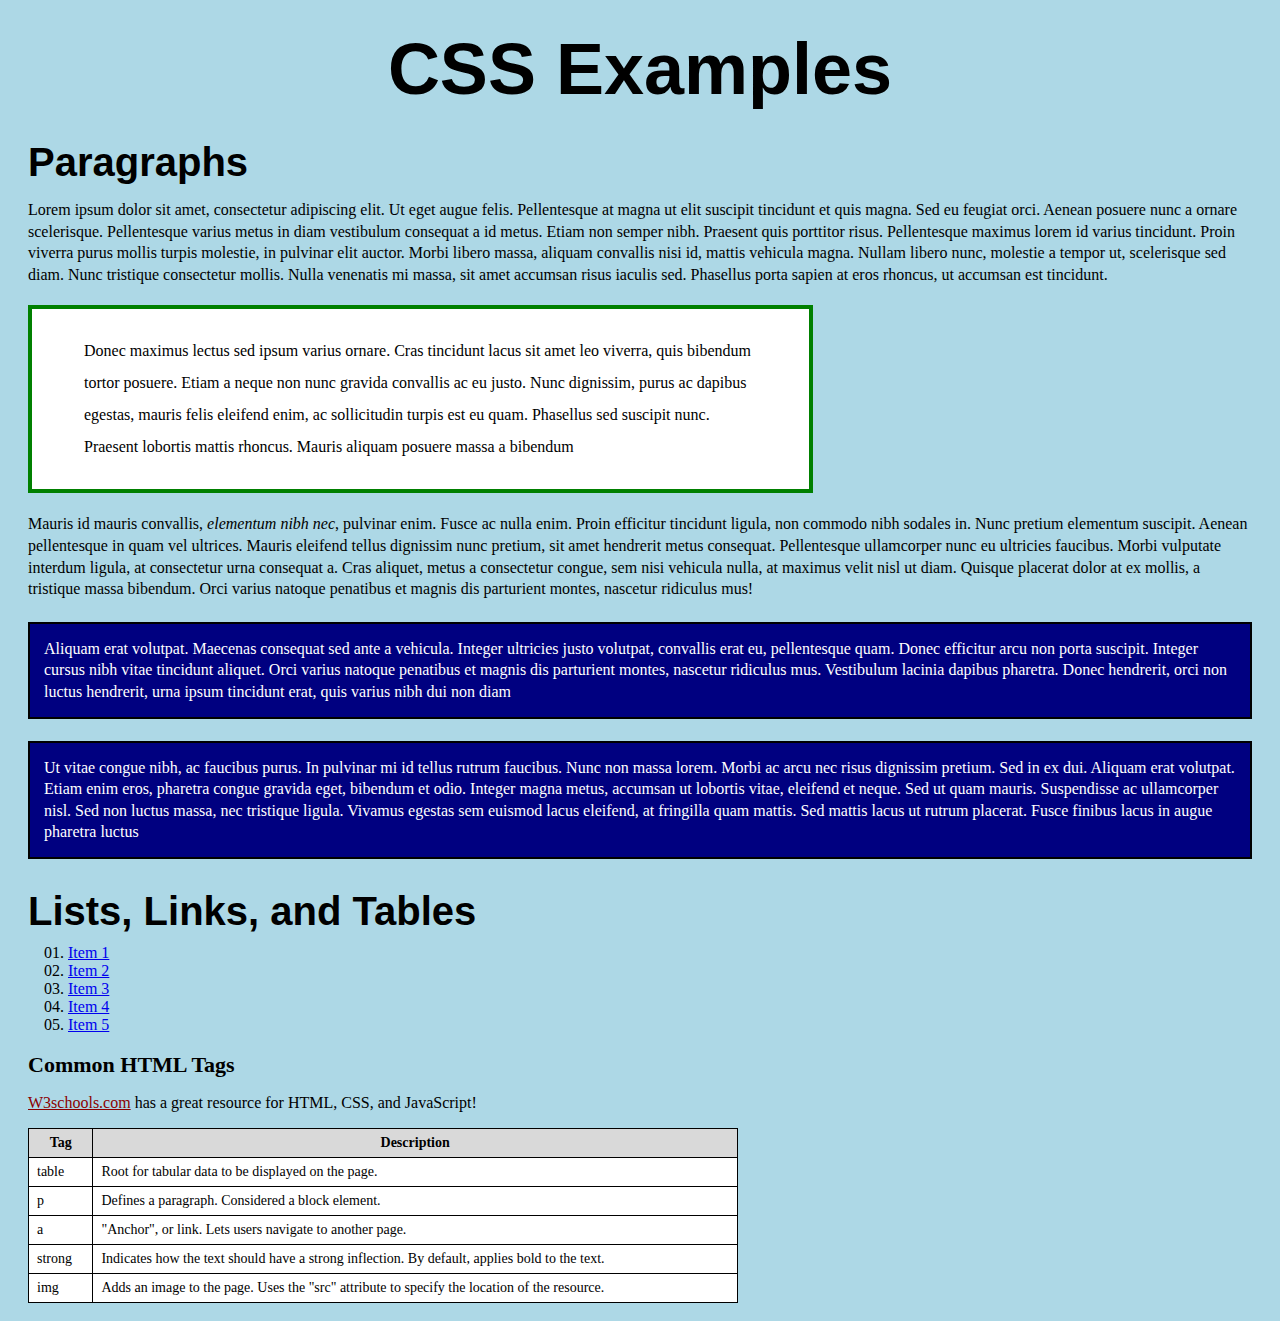
<file: assignment3/index.html>
<!DOCTYPE html>

<html lang="en">
	<head>
		<title>CSS Examples</title>
		<link rel="stylesheet" href="basic3.css">
	</head>
	
	<body>
		<h1>CSS Examples</h1>
		
		<article>
		<h2>Paragraphs</h2>
			<section>
				<p>Lorem ipsum dolor sit amet, consectetur adipiscing elit. Ut eget augue felis. Pellentesque at magna ut elit suscipit tincidunt et quis magna. Sed eu feugiat orci. Aenean posuere nunc a ornare scelerisque. Pellentesque varius metus in diam vestibulum consequat a id metus. Etiam non semper nibh. Praesent quis porttitor risus. Pellentesque maximus lorem id varius tincidunt. Proin viverra purus mollis turpis molestie, in pulvinar elit auctor. Morbi libero massa, aliquam convallis nisi id, mattis vehicula magna. Nullam libero nunc, molestie a tempor ut, scelerisque sed diam. Nunc tristique consectetur mollis. Nulla venenatis mi massa, sit amet accumsan risus iaculis sed. Phasellus porta sapien at eros rhoncus, ut accumsan est tincidunt.</p>
				<p id="paragraph2">Donec maximus lectus sed ipsum varius ornare. Cras tincidunt lacus sit amet leo viverra, quis bibendum tortor posuere. Etiam a neque non nunc gravida convallis ac eu justo. Nunc dignissim, purus ac dapibus egestas, mauris felis eleifend enim, ac sollicitudin turpis est eu quam. Phasellus sed suscipit nunc. Praesent lobortis mattis rhoncus. Mauris aliquam posuere massa a bibendum</p>
			</section>
			<section>
				<p>Mauris id mauris convallis, <em>elementum nibh nec</em>, pulvinar enim. Fusce ac nulla enim. Proin efficitur tincidunt ligula, non commodo nibh sodales in. Nunc pretium elementum suscipit. Aenean pellentesque in quam vel ultrices. Mauris eleifend tellus dignissim nunc pretium, sit amet hendrerit metus consequat. Pellentesque ullamcorper nunc eu ultricies faucibus. Morbi vulputate interdum ligula, at consectetur urna consequat a. Cras aliquet, metus a consectetur congue, sem nisi vehicula nulla, at maximus velit nisl ut diam. Quisque placerat dolor at ex mollis, a tristique massa bibendum. Orci varius natoque penatibus et magnis dis parturient montes, nascetur ridiculus mus!</p>
				<p class="blue">Aliquam erat volutpat. Maecenas consequat sed ante a vehicula. Integer ultricies justo volutpat, convallis erat eu, pellentesque quam. Donec efficitur arcu non porta suscipit. Integer cursus nibh vitae tincidunt aliquet. Orci varius natoque penatibus et magnis dis parturient montes, nascetur ridiculus mus. Vestibulum lacinia dapibus pharetra. Donec hendrerit, orci non luctus hendrerit, urna ipsum tincidunt erat, quis varius nibh dui non diam</p>
				<p class="blue">Ut vitae congue nibh, ac faucibus purus. In pulvinar mi id tellus rutrum faucibus. Nunc non massa lorem. Morbi ac arcu nec risus dignissim pretium. Sed in ex dui. Aliquam erat volutpat. Etiam enim eros, pharetra congue gravida eget, bibendum et odio. Integer magna metus, accumsan ut lobortis vitae, eleifend et neque. Sed ut quam mauris. Suspendisse ac ullamcorper nisl. Sed non luctus massa, nec tristique ligula. Vivamus egestas sem euismod lacus eleifend, at fringilla quam mattis. Sed mattis lacus ut rutrum placerat. Fusce finibus lacus in augue pharetra luctus</p>
			</section>
		</article>
		
		<article>
			<h2>Lists, Links, and Tables</h2>
			<ol>
				<li><a href="#">Item 1</a></li>
				<li><a href="#">Item 2</a></li>
				<li><a href="#">Item 3</a></li>
				<li><a href="#">Item 4</a></li>
				<li><a href="#">Item 5</a></li>
			</ol>
			
			<section>
				<h3>Common HTML Tags</h3>
				
				<p><a href="https://www.w3schools.com/css/default.asp" target="_blank">W3schools.com</a> has a great resource for HTML, CSS, and JavaScript!</p>
				
				<table>
					<tr>
						<th>Tag</th><th>Description</th>
					</tr>
					<tr>
						<td>table</td><td>Root for tabular data to be displayed on the page.</td>
					</tr>
					<tr>
						<td>p</td><td>Defines a paragraph.  Considered a block element.</td>
					</tr>
					<tr>
						<td>a</td><td>"Anchor", or link.  Lets users navigate to another page.</td>
					</tr>
					<tr>
						<td>strong</td><td>Indicates how the text should have a strong inflection. By default, applies bold to the text.</td>
					</tr>
					<tr>
						<td>img</td><td>Adds an image to the page. Uses the "src" attribute to specify the location of the resource.</td>
					</tr>
				</table>
			</section>
			
		</article>
	</body>
</html>
</file>
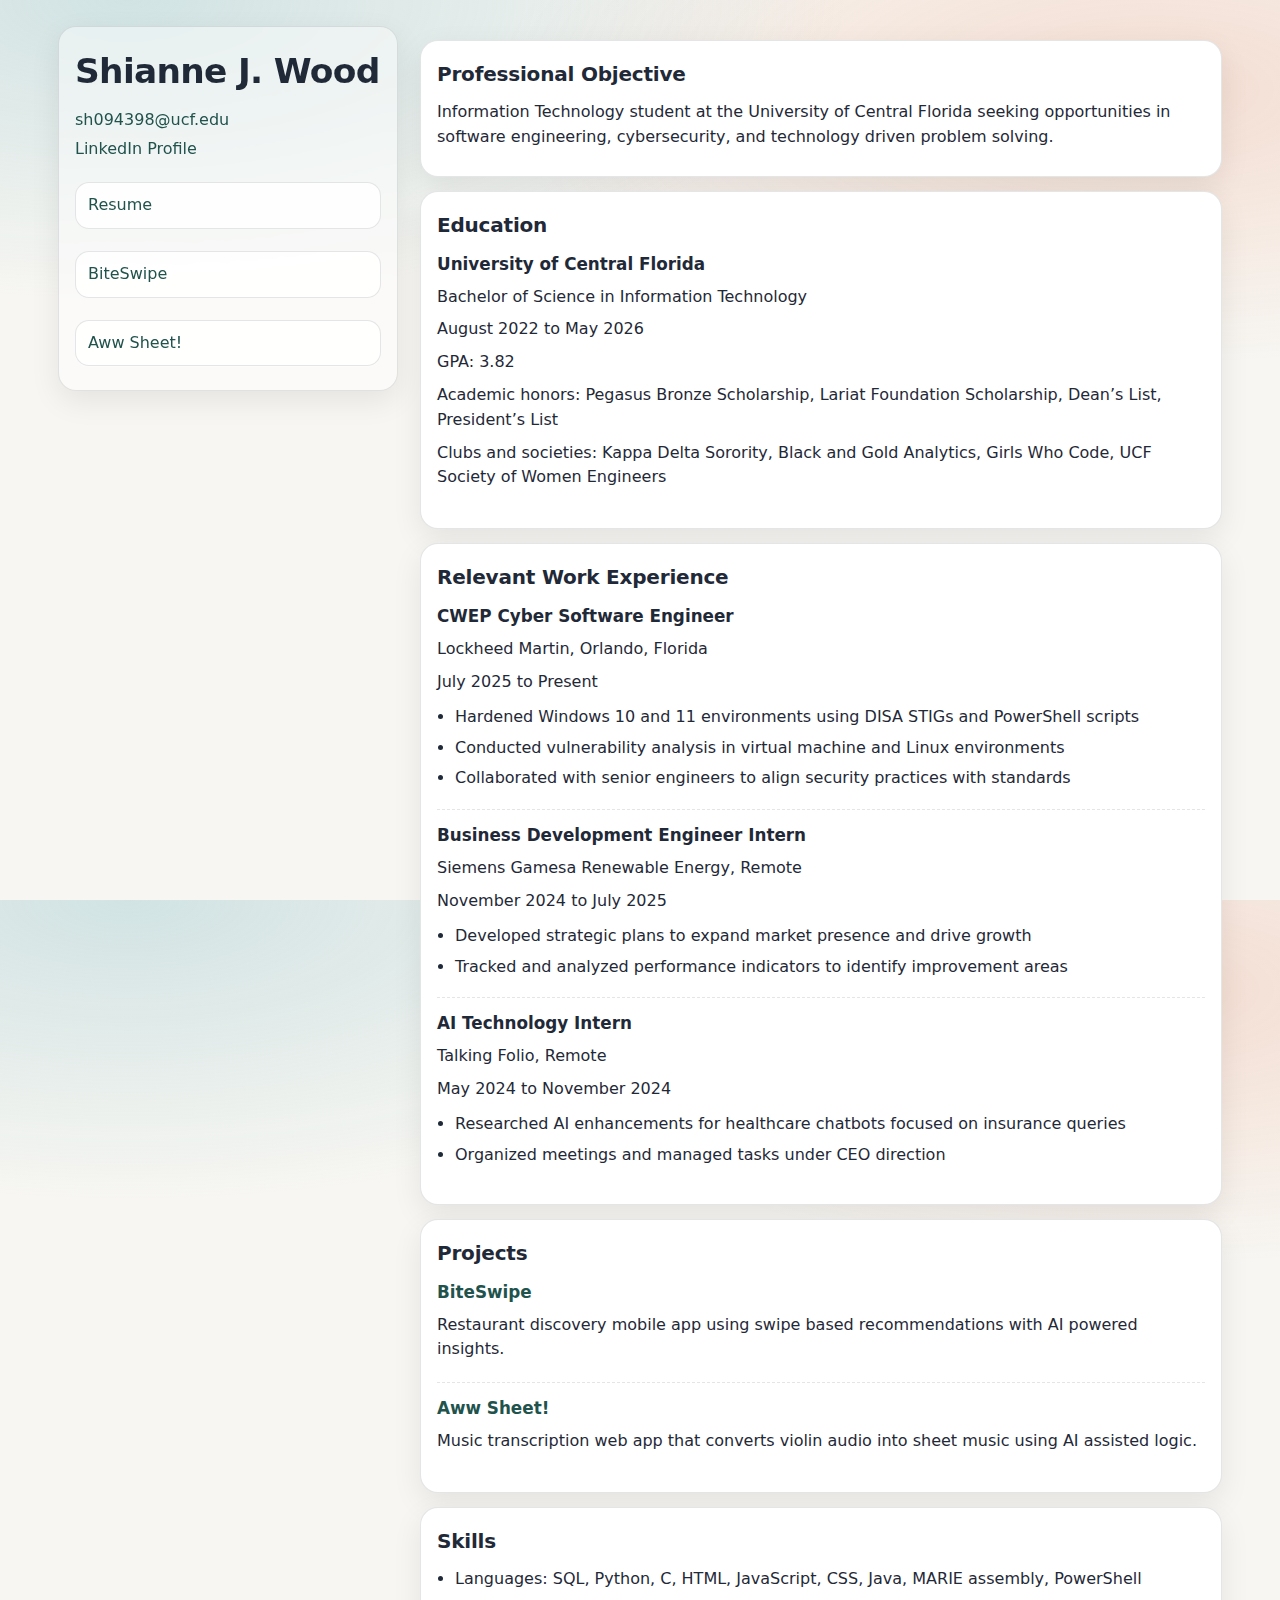
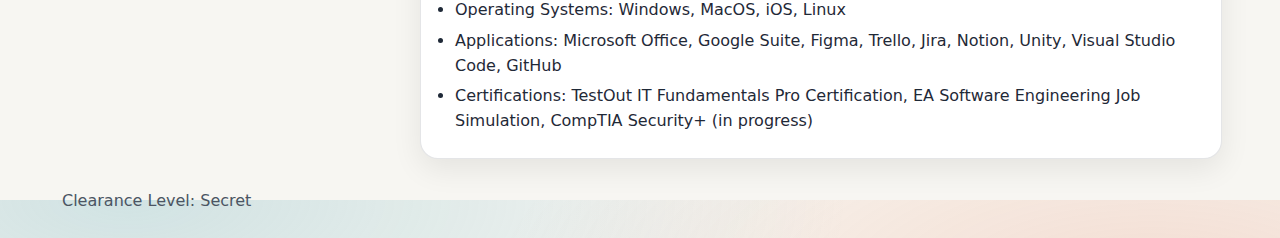
<file: assignment6/index.html>
<!DOCTYPE html>
<html lang="en">
 <head>
  <meta charset="utf-8"/>
  <meta content="width=device-width, initial-scale=1.0" name="viewport"/>
  <title>
   Shianne Wood Resume
  </title>
  <link href="styles.css" rel="stylesheet"/>
 </head>
 <body>
  <div class="page">
   <header>
    <h1>
     Shianne J. Wood
    </h1>
    <address>
     <p>
      <a href="mailto:sh094398@ucf.edu">
       sh094398@ucf.edu
      </a>
     </p>
     <p>
      <a href="https://www.linkedin.com/in/shianne-wood/" rel="noreferrer" target="_blank">
       LinkedIn Profile
      </a>
     </p>
    </address>
    <nav aria-label="Site navigation">
     <ul>
      <li>
       <a href="index.html">
        Resume
       </a>
      </li>
      <li>
       <a href="project1.html">
        BiteSwipe
       </a>
      </li>
      <li>
       <a href="project2.html">
        Aww Sheet!
       </a>
      </li>
     </ul>
    </nav>
   </header>
   <main>
    <section>
     <h2>
      Professional Objective
     </h2>
     <p>
      Information Technology student at the University of Central Florida seeking opportunities in
          software engineering, cybersecurity, and technology driven problem solving.
     </p>
    </section>
    <section>
     <h2>
      Education
     </h2>
     <article>
      <h3>
       University of Central Florida
      </h3>
      <p>
       Bachelor of Science in Information Technology
      </p>
      <p>
       August 2022 to May 2026
      </p>
      <p>
       GPA: 3.82
      </p>
      <p>
       Academic honors: Pegasus Bronze Scholarship, Lariat Foundation Scholarship, Dean&rsquo;s List,
            President&rsquo;s List
      </p>
      <p>
       Clubs and societies: Kappa Delta Sorority, Black and Gold Analytics, Girls Who Code,
            UCF Society of Women Engineers
      </p>
     </article>
    </section>
    <section>
     <h2>
      Relevant Work Experience
     </h2>
     <article>
      <h3>
       CWEP Cyber Software Engineer
      </h3>
      <p>
       Lockheed Martin, Orlando, Florida
      </p>
      <p>
       July 2025 to Present
      </p>
      <ul>
       <li>
        Hardened Windows 10 and 11 environments using DISA STIGs and PowerShell scripts
       </li>
       <li>
        Conducted vulnerability analysis in virtual machine and Linux environments
       </li>
       <li>
        Collaborated with senior engineers to align security practices with standards
       </li>
      </ul>
     </article>
     <article>
      <h3>
       Business Development Engineer Intern
      </h3>
      <p>
       Siemens Gamesa Renewable Energy, Remote
      </p>
      <p>
       November 2024 to July 2025
      </p>
      <ul>
       <li>
        Developed strategic plans to expand market presence and drive growth
       </li>
       <li>
        Tracked and analyzed performance indicators to identify improvement areas
       </li>
      </ul>
     </article>
     <article>
      <h3>
       AI Technology Intern
      </h3>
      <p>
       Talking Folio, Remote
      </p>
      <p>
       May 2024 to November 2024
      </p>
      <ul>
       <li>
        Researched AI enhancements for healthcare chatbots focused on insurance queries
       </li>
       <li>
        Organized meetings and managed tasks under CEO direction
       </li>
      </ul>
     </article>
    </section>
    <section>
     <h2>
      Projects
     </h2>
     <article>
      <h3>
       <a href="project1.html">
        BiteSwipe
       </a>
      </h3>
      <p>
       Restaurant discovery mobile app using swipe based recommendations with AI powered insights.
      </p>
     </article>
     <article>
      <h3>
       <a href="project2.html">
        Aww Sheet!
       </a>
      </h3>
      <p>
       Music transcription web app that converts violin audio into sheet music using AI assisted logic.
      </p>
     </article>
    </section>
    <section>
     <h2>
      Skills
     </h2>
     <ul>
      <li>
       Languages: SQL, Python, C, HTML, JavaScript, CSS, Java, MARIE assembly, PowerShell
      </li>
      <li>
       Operating Systems: Windows, MacOS, iOS, Linux
      </li>
      <li>
       Applications: Microsoft Office, Google Suite, Figma, Trello, Jira, Notion, Unity, Visual Studio Code, GitHub
      </li>
      <li>
       Certifications: TestOut IT Fundamentals Pro Certification, EA Software Engineering Job Simulation, CompTIA Security+ (in progress)
      </li>
     </ul>
    </section>
   </main>
   <footer>
    <p>
     Clearance Level: Secret
    </p>
   </footer>
  </div>
 </body>
</html>
</file>
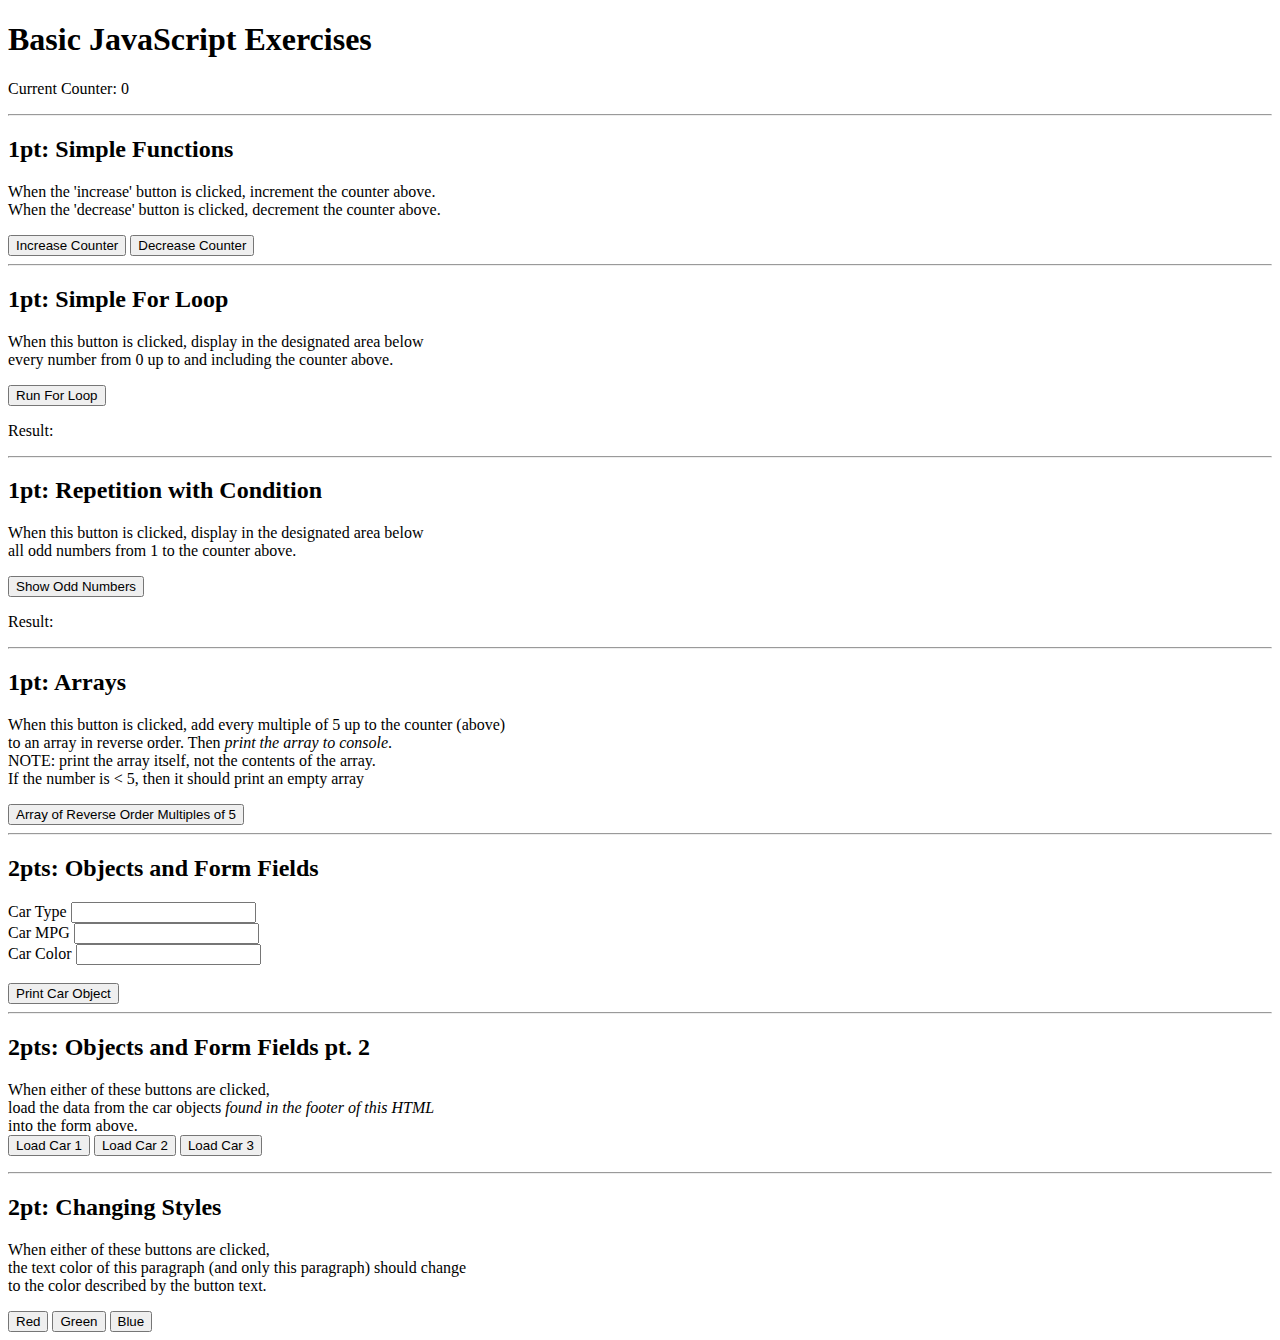
<file: assignment7/index.html>
<!DOCTYPE html>

<html lang="en">
	<head>
		<title>Basic JavaScript Exercises</title>
		<script src="script.js" defer></script>
	</head>
	
	
	<body>
		<h1>Basic JavaScript Exercises</h1>

		<p>Current Counter: <span id="counter">0</span></p>
		
		<hr>
		
		<h2>1pt: Simple Functions</h2>
		<p>When the 'increase' button is clicked, increment the counter above.<br>
			When the 'decrease' button is clicked, decrement the counter above.</p>
		<button onclick="tickUp()">Increase Counter</button>
		<button onclick="tickDown()">Decrease Counter</button>
		
		<hr>
		
		<h2>1pt: Simple For Loop</h2>
		<p>When this button is clicked, display in the designated area below<br>
		every number from 0 up to and including the counter above.</p>
		<button onclick="runForLoop()">Run For Loop</button>
		
		<p>Result: <span id="forLoopResult"></span></p>
		
		<hr>
		
		<h2>1pt: Repetition with Condition</h2>
		<p>When this button is clicked, display in the designated area below<br>
		all odd numbers from 1 to the counter above.</p>
		<button onclick="showOddNumbers()">Show Odd Numbers</button>
		
		<p>Result: <span id="oddNumberResult"></span></p>
		
		<hr>
		
		<h2>1pt: Arrays</h2>
		<p>When this button is clicked, add every multiple of 5 up to the counter (above)<br>
		to an array in reverse order.  Then <em>print the array to console</em>.<br>
		NOTE: print the array itself, not the contents of the array.<br>
		If the number is &lt; 5, then it should print an empty array</p>
		<button onclick="addMultiplesToArray()">Array of Reverse Order Multiples of 5</button>
		
		<hr>
		
		<h2>2pts: Objects and Form Fields</h2>
		<label for="carType">Car Type</label> <input id="carType" type="text"><br>
		<label for="carMPG">Car MPG</label> <input id="carMPG" type="text"><br>
		<label for="carColor">Car Color</label> <input id="carColor" type="text"><br>
		<br>
		
		<button type="button" onclick="printCarObject()">Print Car Object</button>
		
		<hr>
		
		<h2>2pts: Objects and Form Fields pt. 2</h2>
		<p>When either of these buttons are clicked,<br>
		load the data from the car objects <em>found in the footer of this HTML</em><br>
		into the form above.<br>
		<button type="button" onclick="loadCar(1)">Load Car 1</button>
		<button type="button" onclick="loadCar(2)">Load Car 2</button>
		<button type="button" onclick="loadCar(3)">Load Car 3</button>
		
		<hr>
		
		<h2>2pt: Changing Styles</h2>
		<p id="styleParagraph">When either of these buttons are clicked,<br>
		the text color of this paragraph (and only this paragraph) should change<br>
		to the color described by the button text.</p>
		
		<button type="button" onclick="changeColor(1)">Red</button>
		<button type="button" onclick="changeColor(2)">Green</button>
		<button type="button" onclick="changeColor(3)">Blue</button>
	
	
		<footer>
			<script>
				let carObject1 = {cType: "sedan", cMPG: "32", cColor: "blue"};
				let carObject2 = {cType: "truck", cMPG: "28", cColor: "red"};
				let carObject3 = {cType: "van", cMPG: "30", cColor: "green"};
			</script>
		</footer>
	</body>
	
	
</html>
</file>
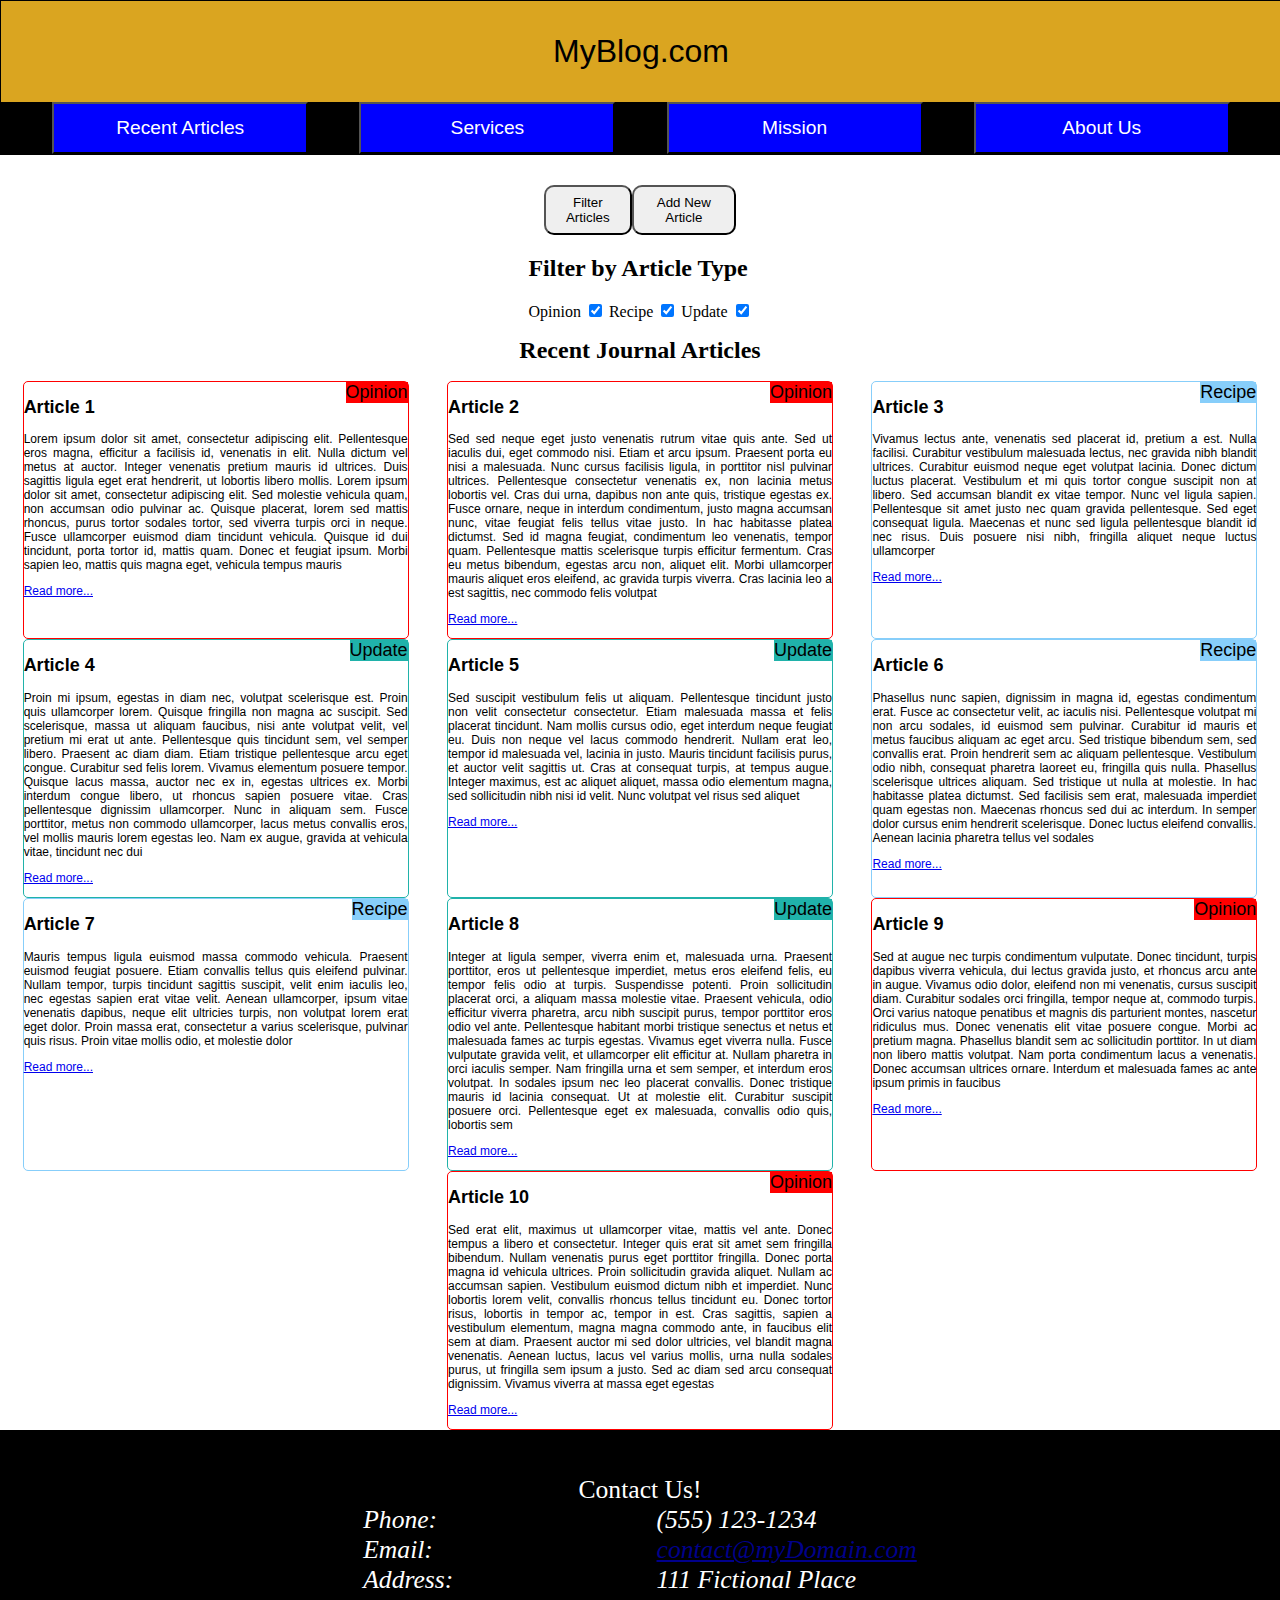
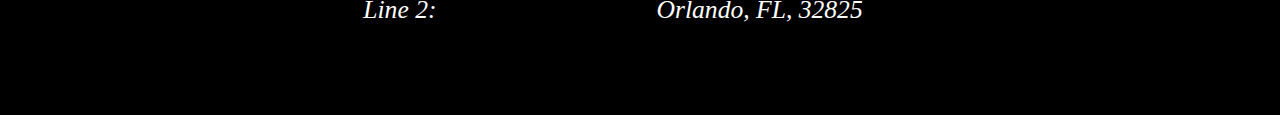
<file: assignment8/index.html>
<!DOCTYPE html>
<html lang="en">
    <head>
        <title>Recent Journal Articles</title>
        <link rel="stylesheet" href="dom.css">
        <meta name="viewport" content="width=device-width, initial-scale=1.0" />
		<script src="dom.js" defer></script>
    </head>

    <body>

        <header>
            <p>MyBlog.com</p>

            <nav>
                <button href="recent.html">Recent Articles</button>
                <button href="services.html">Services</button>
                <button href="mission.html">Mission</button>
                <button href="about.html">About Us</button>
            </nav>
        </header>

        <main>

            <div id="showArea">

                <div id="toggleButtons">
                    <button onclick="showFilter()" id="filterButton" type="button">Filter Articles</button>
                    <button onclick="showAddNew()" id="addButton" type="button">Add New Article</button>
                </div>


                <form id="newContent">
                    <h2 class="formRow">Add New Article</h2>

                    <div class="formRow">
                        <label for="inputHeader">Title: </label>
                        <input id="inputHeader" name="inputHeader" type="text">
                    </div>
                    
                    <div class="formRow">
                            <label>Type:</label>
                            <input name="articleType" id="opinionRadio" type="radio"> <label for="opinionRadio">Opinion</label>
                            <input name="articleType" id="recipeRadio" type="radio"> <label for="recipeRadio">Recipe</label>
                            <input name="articleType" id="lifeRadio" type="radio"> <label for="lifeRadio">Life Update</label>
                    </div>

                    <div class="formRow">
                        <label for="inputArticle">Text:</label>
                        <textarea id="inputArticle" name="inputArticle"></textarea>
                    </div>

                    <div class="formRow">
                        <button onclick="addNewArticle()" type="button">Add New Article</button>
                    </div>
                </form>

                <form id="filterContent">
                    <h2>Filter by Article Type</h2>
                    <label for="opinionCheckbox">Opinion</label>
                    <input onclick="filterArticles()" id="opinionCheckbox" type="checkbox" checked>
                    <label for="recipeCheckbox">Recipe</label>
                    <input onclick="filterArticles()" id="recipeCheckbox" type="checkbox" checked>
                    <label for="updateCheckbox">Update</label>
                    <input onclick="filterArticles()" id="updateCheckbox" type="checkbox" checked>
                </form>
            </div>

            <h1>Recent Journal Articles</h1>

            <div id="articleList">
                <article class="opinion" id="a1">
                    <span class="marker">Opinion</span>
                    <h2>Article 1</h2>
                    <p>Lorem ipsum dolor sit amet, consectetur adipiscing elit. Pellentesque eros magna, efficitur a facilisis id, venenatis in elit. Nulla dictum vel metus at auctor. Integer venenatis pretium mauris id ultrices. Duis sagittis ligula eget erat hendrerit, ut lobortis libero mollis. Lorem ipsum dolor sit amet, consectetur adipiscing elit. Sed molestie vehicula quam, non accumsan odio pulvinar ac. Quisque placerat, lorem sed mattis rhoncus, purus tortor sodales tortor, sed viverra turpis orci in neque. Fusce ullamcorper euismod diam tincidunt vehicula. Quisque id dui tincidunt, porta tortor id, mattis quam. Donec et feugiat ipsum. Morbi sapien leo, mattis quis magna eget, vehicula tempus mauris</p>
                    <p><a href="moreDetails.html">Read more...</a></p>
                </article>

                <article class="opinion" id="a2">
                    <span class="marker">Opinion</span>
                    <h2>Article 2</h2>
                    <p>Sed sed neque eget justo venenatis rutrum vitae quis ante. Sed ut iaculis dui, eget commodo nisi. Etiam et arcu ipsum. Praesent porta eu nisi a malesuada. Nunc cursus facilisis ligula, in porttitor nisl pulvinar ultrices. Pellentesque consectetur venenatis ex, non lacinia metus lobortis vel. Cras dui urna, dapibus non ante quis, tristique egestas ex. Fusce ornare, neque in interdum condimentum, justo magna accumsan nunc, vitae feugiat felis tellus vitae justo. In hac habitasse platea dictumst. Sed id magna feugiat, condimentum leo venenatis, tempor quam. Pellentesque mattis scelerisque turpis efficitur fermentum. Cras eu metus bibendum, egestas arcu non, aliquet elit. Morbi ullamcorper mauris aliquet eros eleifend, ac gravida turpis viverra. Cras lacinia leo a est sagittis, nec commodo felis volutpat</p>
                    <p><a href="moreDetails.html">Read more...</a></p>
                </article>

                <article class="recipe" id="a3">
                    <span class="marker">Recipe</span>
                    <h2>Article 3</h2>
                    <p>Vivamus lectus ante, venenatis sed placerat id, pretium a est. Nulla facilisi. Curabitur vestibulum malesuada lectus, nec gravida nibh blandit ultrices. Curabitur euismod neque eget volutpat lacinia. Donec dictum luctus placerat. Vestibulum et mi quis tortor congue suscipit non at libero. Sed accumsan blandit ex vitae tempor. Nunc vel ligula sapien. Pellentesque sit amet justo nec quam gravida pellentesque. Sed eget consequat ligula. Maecenas et nunc sed ligula pellentesque blandit id nec risus. Duis posuere nisi nibh, fringilla aliquet neque luctus ullamcorper</p>
                    <p><a href="moreDetails.html">Read more...</a></p>
                </article>

                <article class="update" id="a4">
                    <span class="marker">Update</span>
                    <h2>Article 4</h2>
                    <p>Proin mi ipsum, egestas in diam nec, volutpat scelerisque est. Proin quis ullamcorper lorem. Quisque fringilla non magna ac suscipit. Sed scelerisque, massa ut aliquam faucibus, nisi ante volutpat velit, vel pretium mi erat ut ante. Pellentesque quis tincidunt sem, vel semper libero. Praesent ac diam diam. Etiam tristique pellentesque arcu eget congue. Curabitur sed felis lorem. Vivamus elementum posuere tempor. Quisque lacus massa, auctor nec ex in, egestas ultrices ex. Morbi interdum congue libero, ut rhoncus sapien posuere vitae. Cras pellentesque dignissim ullamcorper. Nunc in aliquam sem. Fusce porttitor, metus non commodo ullamcorper, lacus metus convallis eros, vel mollis mauris lorem egestas leo. Nam ex augue, gravida at vehicula vitae, tincidunt nec dui</p>
                    <p><a href="moreDetails.html">Read more...</a></p>
                </article>

                <article class="update" id="a5">
                    <span class="marker">Update</span>
                    <h2>Article 5</h2>
                    <p>Sed suscipit vestibulum felis ut aliquam. Pellentesque tincidunt justo non velit consectetur consectetur. Etiam malesuada massa et felis placerat tincidunt. Nam mollis cursus odio, eget interdum neque feugiat eu. Duis non neque vel lacus commodo hendrerit. Nullam erat leo, tempor id malesuada vel, lacinia in justo. Mauris tincidunt facilisis purus, et auctor velit sagittis ut. Cras at consequat turpis, at tempus augue. Integer maximus, est ac aliquet aliquet, massa odio elementum magna, sed sollicitudin nibh nisi id velit. Nunc volutpat vel risus sed aliquet</p>
                    <p><a href="moreDetails.html">Read more...</a></p>
                </article>

                <article class="recipe" id="a6">
                    <span class="marker">Recipe</span>
                    <h2>Article 6</h2>
                    <p>Phasellus nunc sapien, dignissim in magna id, egestas condimentum erat. Fusce ac consectetur velit, ac iaculis nisi. Pellentesque volutpat mi non arcu sodales, id euismod sem pulvinar. Curabitur id mauris et metus faucibus aliquam ac eget arcu. Sed tristique bibendum sem, sed convallis erat. Proin hendrerit sem ac aliquam pellentesque. Vestibulum odio nibh, consequat pharetra laoreet eu, fringilla quis nulla. Phasellus scelerisque ultrices aliquam. Sed tristique ut nulla at molestie. In hac habitasse platea dictumst. Sed facilisis sem erat, malesuada imperdiet quam egestas non. Maecenas rhoncus sed dui ac interdum. In semper dolor cursus enim hendrerit scelerisque. Donec luctus eleifend convallis. Aenean lacinia pharetra tellus vel sodales</p>
                    <p><a href="moreDetails.html">Read more...</a></p>
                </article>

                <article class="recipe" id="a7">
                    <span class="marker">Recipe</span>
                    <h2>Article 7</h2>
                    <p>Mauris tempus ligula euismod massa commodo vehicula. Praesent euismod feugiat posuere. Etiam convallis tellus quis eleifend pulvinar. Nullam tempor, turpis tincidunt sagittis suscipit, velit enim iaculis leo, nec egestas sapien erat vitae velit. Aenean ullamcorper, ipsum vitae venenatis dapibus, neque elit ultricies turpis, non volutpat lorem erat eget dolor. Proin massa erat, consectetur a varius scelerisque, pulvinar quis risus. Proin vitae mollis odio, et molestie dolor</p>
                    <p><a href="moreDetails.html">Read more...</a></p>
                </article>

                <article class="update" id="a8">
                    <span class="marker">Update</span>
                    <h2>Article 8</h2>
                    <p>Integer at ligula semper, viverra enim et, malesuada urna. Praesent porttitor, eros ut pellentesque imperdiet, metus eros eleifend felis, eu tempor felis odio at turpis. Suspendisse potenti. Proin sollicitudin placerat orci, a aliquam massa molestie vitae. Praesent vehicula, odio efficitur viverra pharetra, arcu nibh suscipit purus, tempor porttitor eros odio vel ante. Pellentesque habitant morbi tristique senectus et netus et malesuada fames ac turpis egestas. Vivamus eget viverra nulla. Fusce vulputate gravida velit, et ullamcorper elit efficitur at. Nullam pharetra in orci iaculis semper. Nam fringilla urna et sem semper, et interdum eros volutpat. In sodales ipsum nec leo placerat convallis. Donec tristique mauris id lacinia consequat. Ut at molestie elit. Curabitur suscipit posuere orci. Pellentesque eget ex malesuada, convallis odio quis, lobortis sem</p>
                    <p><a href="moreDetails.html">Read more...</a></p>
                </article>

                <article class="opinion" id="a9">
                    <span class="marker">Opinion</span>
                    <h2>Article 9</h2>
                    <p>Sed at augue nec turpis condimentum vulputate. Donec tincidunt, turpis dapibus viverra vehicula, dui lectus gravida justo, et rhoncus arcu ante in augue. Vivamus odio dolor, eleifend non mi venenatis, cursus suscipit diam. Curabitur sodales orci fringilla, tempor neque at, commodo turpis. Orci varius natoque penatibus et magnis dis parturient montes, nascetur ridiculus mus. Donec venenatis elit vitae posuere congue. Morbi ac pretium magna. Phasellus blandit sem ac sollicitudin porttitor. In ut diam non libero mattis volutpat. Nam porta condimentum lacus a venenatis. Donec accumsan ultrices ornare. Interdum et malesuada fames ac ante ipsum primis in faucibus</p>
                    <p><a href="moreDetails.html">Read more...</a></p>
                </article>

                <article class="opinion" id="a10">
                    <span class="marker">Opinion</span>
                    <h2>Article 10</h2>
                    <p>Sed erat elit, maximus ut ullamcorper vitae, mattis vel ante. Donec tempus a libero et consectetur. Integer quis erat sit amet sem fringilla bibendum. Nullam venenatis purus eget porttitor fringilla. Donec porta magna id vehicula ultrices. Proin sollicitudin gravida aliquet. Nullam ac accumsan sapien. Vestibulum euismod dictum nibh et imperdiet. Nunc lobortis lorem velit, convallis rhoncus tellus tincidunt eu. Donec tortor risus, lobortis in tempor ac, tempor in est. Cras sagittis, sapien a vestibulum elementum, magna magna commodo ante, in faucibus elit sem at diam. Praesent auctor mi sed dolor ultricies, vel blandit magna venenatis. Aenean luctus, lacus vel varius mollis, urna nulla sodales purus, ut fringilla sem ipsum a justo. Sed ac diam sed arcu consequat dignissim. Vivamus viverra at massa eget egestas</p>
                    <p><a href="moreDetails.html">Read more...</a></p>
                </article>
            </div>

            <footer>
                <p>Contact Us!</p>
                <address>
                    <div>
                        <span>Phone:</span> <span>(555) 123-1234</span>
                        <span>Email:</span> </span><a href="">contact@myDomain.com</a></span>
                        <span>Address:</span> <span>111 Fictional Place</span>
                        <span>Line 2:</span> <span>Orlando, FL, 32825</span>
                    </div>
                </address>
            </footer>
        </main>
    </body>
</html>
</file>
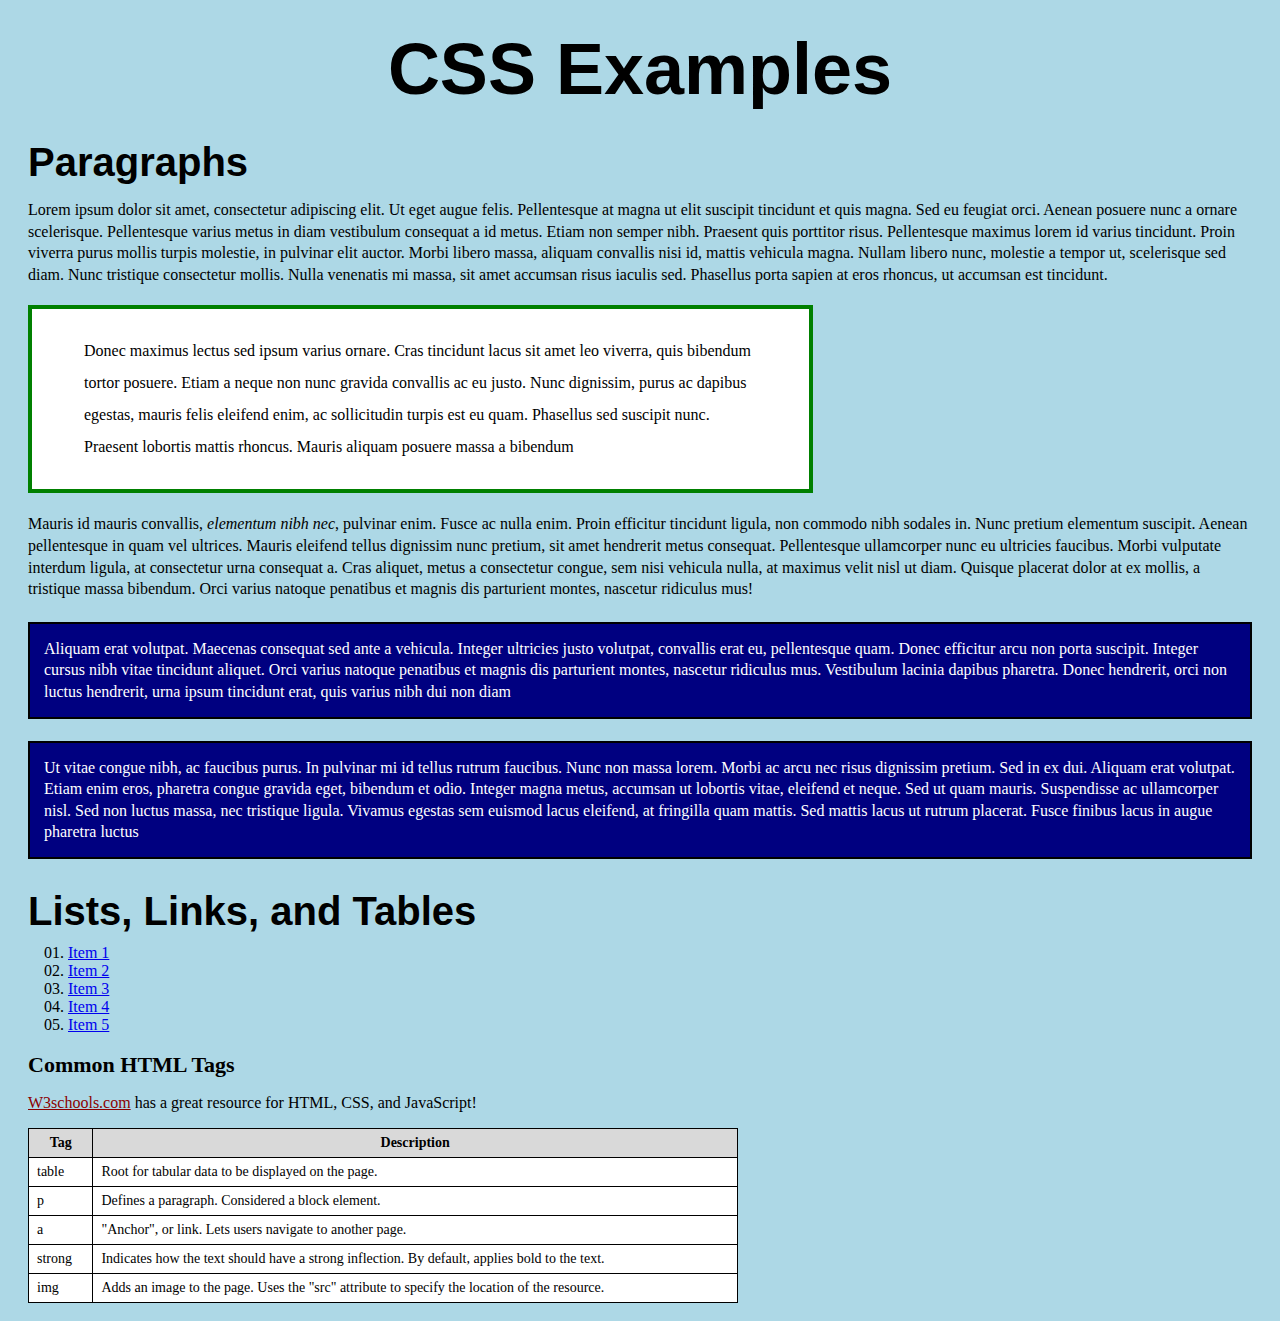
<file: assignment3/Week 3 Basic CSS.html>
<!DOCTYPE html>

<html lang="en">
	<head>
		<title>CSS Examples</title>
		<link rel="stylesheet" href="5_css1.css">
	</head>
	
	<body>
		<h1>CSS Examples</h1>
		
		<article>
		<h2>Paragraphs</h2>
			<section>
				<p>Lorem ipsum dolor sit amet, consectetur adipiscing elit. Ut eget augue felis. Pellentesque at magna ut elit suscipit tincidunt et quis magna. Sed eu feugiat orci. Aenean posuere nunc a ornare scelerisque. Pellentesque varius metus in diam vestibulum consequat a id metus. Etiam non semper nibh. Praesent quis porttitor risus. Pellentesque maximus lorem id varius tincidunt. Proin viverra purus mollis turpis molestie, in pulvinar elit auctor. Morbi libero massa, aliquam convallis nisi id, mattis vehicula magna. Nullam libero nunc, molestie a tempor ut, scelerisque sed diam. Nunc tristique consectetur mollis. Nulla venenatis mi massa, sit amet accumsan risus iaculis sed. Phasellus porta sapien at eros rhoncus, ut accumsan est tincidunt.</p>
				<p id="paragraph2">Donec maximus lectus sed ipsum varius ornare. Cras tincidunt lacus sit amet leo viverra, quis bibendum tortor posuere. Etiam a neque non nunc gravida convallis ac eu justo. Nunc dignissim, purus ac dapibus egestas, mauris felis eleifend enim, ac sollicitudin turpis est eu quam. Phasellus sed suscipit nunc. Praesent lobortis mattis rhoncus. Mauris aliquam posuere massa a bibendum</p>
			</section>
			<section>
				<p>Mauris id mauris convallis, <em>elementum nibh nec</em>, pulvinar enim. Fusce ac nulla enim. Proin efficitur tincidunt ligula, non commodo nibh sodales in. Nunc pretium elementum suscipit. Aenean pellentesque in quam vel ultrices. Mauris eleifend tellus dignissim nunc pretium, sit amet hendrerit metus consequat. Pellentesque ullamcorper nunc eu ultricies faucibus. Morbi vulputate interdum ligula, at consectetur urna consequat a. Cras aliquet, metus a consectetur congue, sem nisi vehicula nulla, at maximus velit nisl ut diam. Quisque placerat dolor at ex mollis, a tristique massa bibendum. Orci varius natoque penatibus et magnis dis parturient montes, nascetur ridiculus mus!</p>
				<p class="blue">Aliquam erat volutpat. Maecenas consequat sed ante a vehicula. Integer ultricies justo volutpat, convallis erat eu, pellentesque quam. Donec efficitur arcu non porta suscipit. Integer cursus nibh vitae tincidunt aliquet. Orci varius natoque penatibus et magnis dis parturient montes, nascetur ridiculus mus. Vestibulum lacinia dapibus pharetra. Donec hendrerit, orci non luctus hendrerit, urna ipsum tincidunt erat, quis varius nibh dui non diam</p>
				<p class="blue">Ut vitae congue nibh, ac faucibus purus. In pulvinar mi id tellus rutrum faucibus. Nunc non massa lorem. Morbi ac arcu nec risus dignissim pretium. Sed in ex dui. Aliquam erat volutpat. Etiam enim eros, pharetra congue gravida eget, bibendum et odio. Integer magna metus, accumsan ut lobortis vitae, eleifend et neque. Sed ut quam mauris. Suspendisse ac ullamcorper nisl. Sed non luctus massa, nec tristique ligula. Vivamus egestas sem euismod lacus eleifend, at fringilla quam mattis. Sed mattis lacus ut rutrum placerat. Fusce finibus lacus in augue pharetra luctus</p>
			</section>
		</article>
		
		<article>
			<h2>Lists, Links, and Tables</h2>
			<ol>
				<li><a href="#">Item 1</a></li>
				<li><a href="#">Item 2</a></li>
				<li><a href="#">Item 3</a></li>
				<li><a href="#">Item 4</a></li>
				<li><a href="#">Item 5</a></li>
			</ol>
			
			<section>
				<h3>Common HTML Tags</h3>
				
				<p><a href="https://www.w3schools.com/css/default.asp" target="_blank">W3schools.com</a> has a great resource for HTML, CSS, and JavaScript!</p>
				
				<table>
					<tr>
						<th>Tag</th><th>Description</th>
					</tr>
					<tr>
						<td>table</td><td>Root for tabular data to be displayed on the page.</td>
					</tr>
					<tr>
						<td>p</td><td>Defines a paragraph.  Considered a block element.</td>
					</tr>
					<tr>
						<td>a</td><td>"Anchor", or link.  Lets users navigate to another page.</td>
					</tr>
					<tr>
						<td>strong</td><td>Indicates how the text should have a strong inflection. By default, applies bold to the text.</td>
					</tr>
					<tr>
						<td>img</td><td>Adds an image to the page. Uses the "src" attribute to specify the location of the resource.</td>
					</tr>
				</table>
			</section>
			
		</article>
	</body>
</html>
</file>
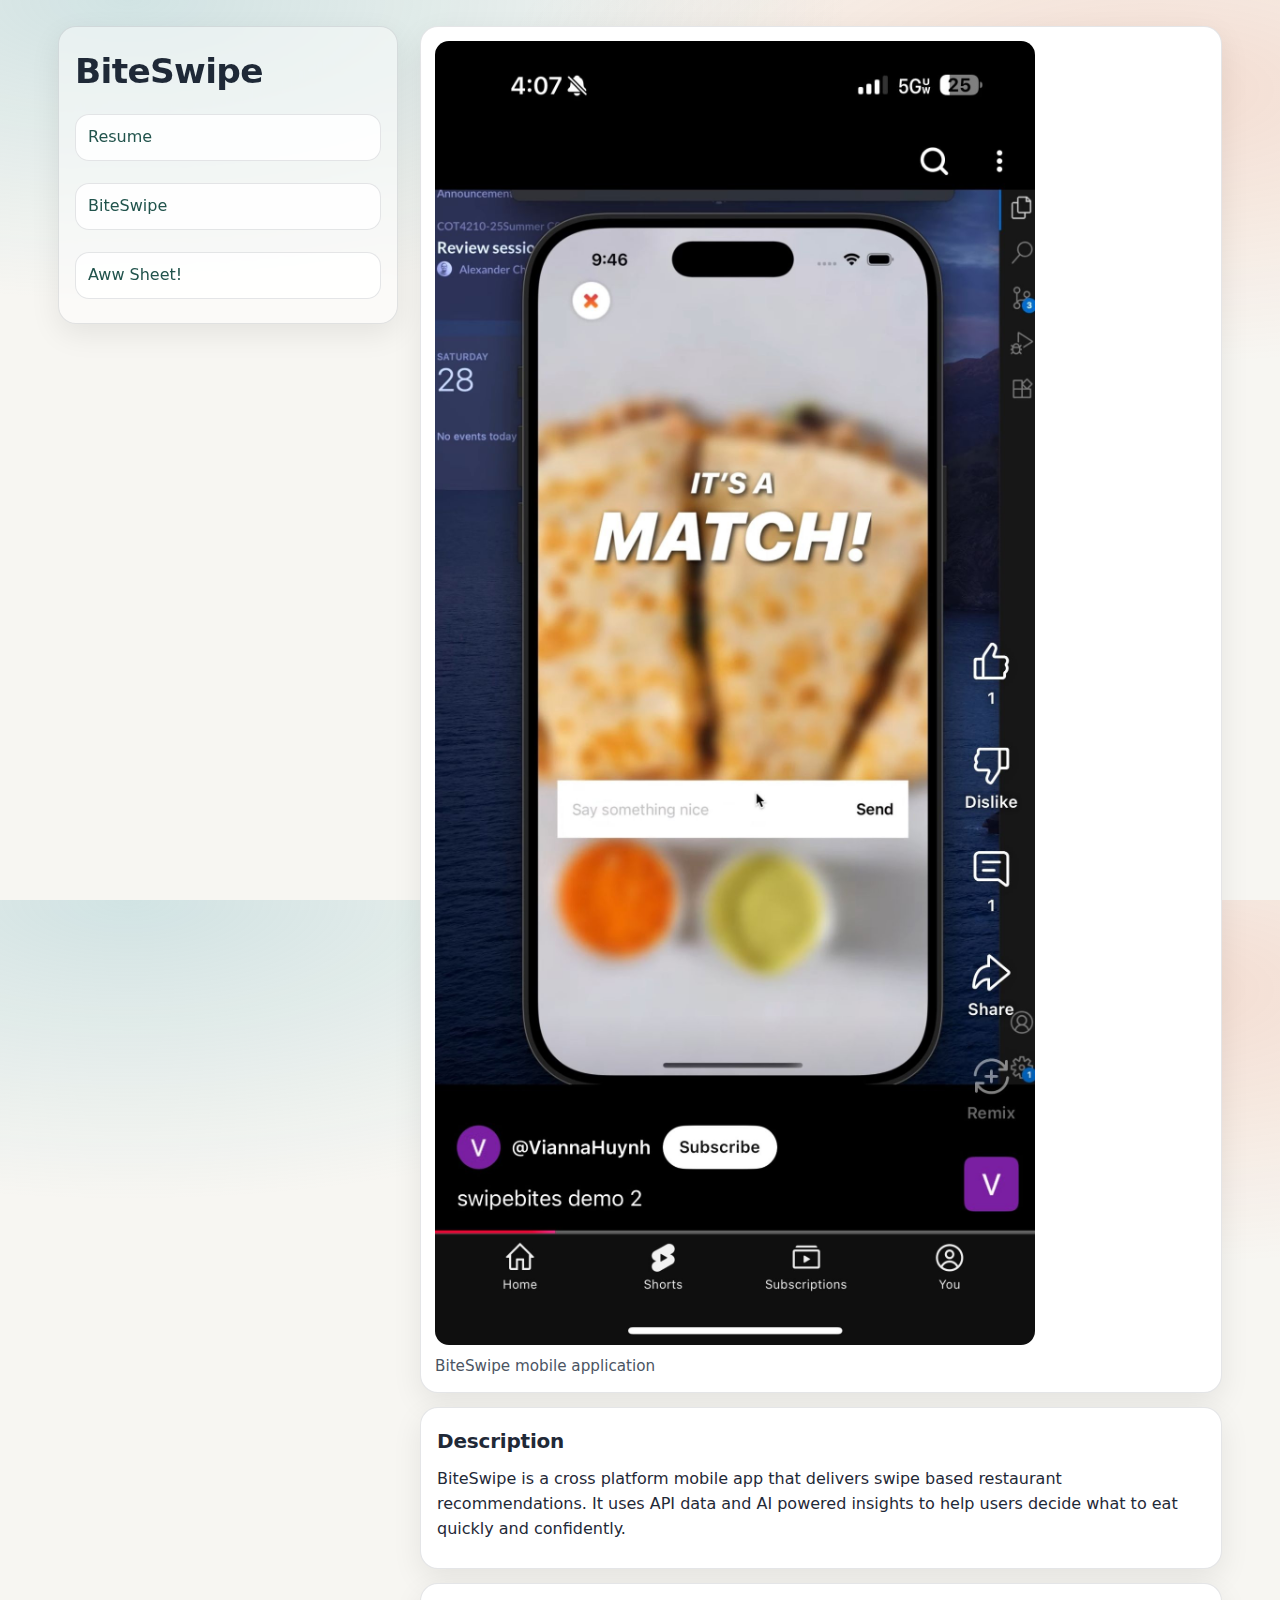
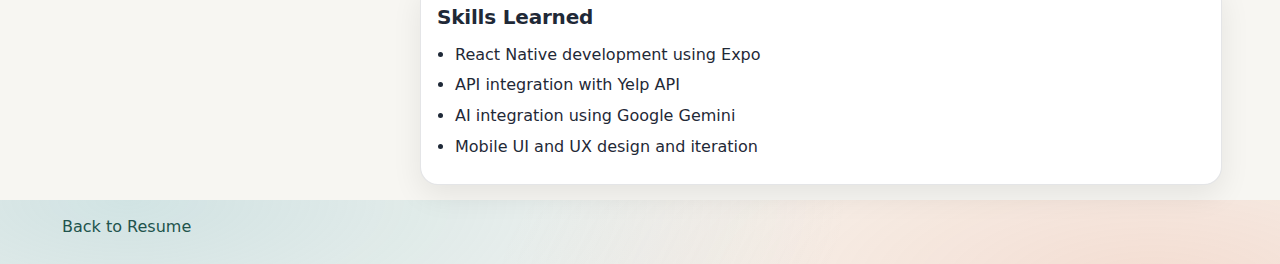
<file: assignment6/project1.html>
<!DOCTYPE html>
<html lang="en">
 <head>
  <meta charset="utf-8"/>
  <meta content="width=device-width, initial-scale=1.0" name="viewport"/>
  <title>
   BiteSwipe Project
  </title>
  <link href="styles.css" rel="stylesheet"/>
 </head>
 <body>
  <div class="page">
   <header>
    <h1>
     BiteSwipe
    </h1>
    <nav aria-label="Site navigation">
     <ul>
      <li>
       <a href="index.html">
        Resume
       </a>
      </li>
      <li>
       <a href="project1.html">
        BiteSwipe
       </a>
      </li>
      <li>
       <a href="project2.html">
        Aww Sheet!
       </a>
      </li>
     </ul>
    </nav>
   </header>
   <main>
    <figure>
     <img alt="BiteSwipe app interface" src="images/biteswipe.png" width="600"/>
     <figcaption>
      BiteSwipe mobile application
     </figcaption>
    </figure>
    <section>
     <h2>
      Description
     </h2>
     <p>
      BiteSwipe is a cross platform mobile app that delivers swipe based restaurant recommendations.
          It uses API data and AI powered insights to help users decide what to eat quickly and confidently.
     </p>
    </section>
    <section>
     <h2>
      Skills Learned
     </h2>
     <ul>
      <li>
       React Native development using Expo
      </li>
      <li>
       API integration with Yelp API
      </li>
      <li>
       AI integration using Google Gemini
      </li>
      <li>
       Mobile UI and UX design and iteration
      </li>
     </ul>
    </section>
   </main>
   <footer>
    <p>
     <a href="index.html">
      Back to Resume
     </a>
    </p>
   </footer>
  </div>
 </body>
</html>
</file>
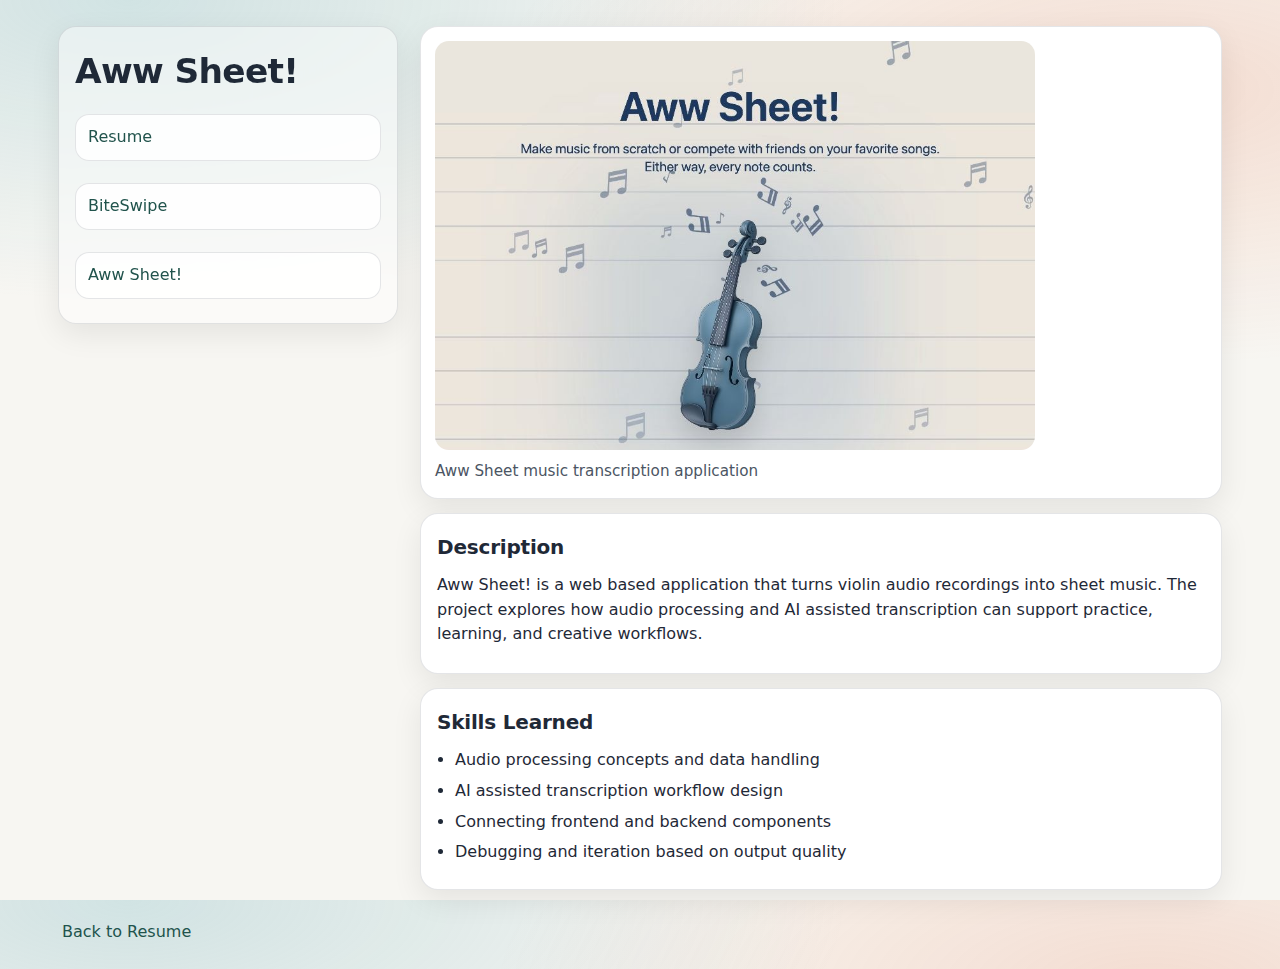
<file: assignment6/project2.html>
<!DOCTYPE html>
<html lang="en">
 <head>
  <meta charset="utf-8"/>
  <meta content="width=device-width, initial-scale=1.0" name="viewport"/>
  <title>
   Aww Sheet Project
  </title>
  <link href="styles.css" rel="stylesheet"/>
 </head>
 <body>
  <div class="page">
   <header>
    <h1>
     Aww Sheet!
    </h1>
    <nav aria-label="Site navigation">
     <ul>
      <li>
       <a href="index.html">
        Resume
       </a>
      </li>
      <li>
       <a href="project1.html">
        BiteSwipe
       </a>
      </li>
      <li>
       <a href="project2.html">
        Aww Sheet!
       </a>
      </li>
     </ul>
    </nav>
   </header>
   <main>
    <figure>
     <img alt="Aww Sheet project interface" src="images/awwsheet.png" width="600"/>
     <figcaption>
      Aww Sheet music transcription application
     </figcaption>
    </figure>
    <section>
     <h2>
      Description
     </h2>
     <p>
      Aww Sheet! is a web based application that turns violin audio recordings into sheet music.
          The project explores how audio processing and AI assisted transcription can support practice,
          learning, and creative workflows.
     </p>
    </section>
    <section>
     <h2>
      Skills Learned
     </h2>
     <ul>
      <li>
       Audio processing concepts and data handling
      </li>
      <li>
       AI assisted transcription workflow design
      </li>
      <li>
       Connecting frontend and backend components
      </li>
      <li>
       Debugging and iteration based on output quality
      </li>
     </ul>
    </section>
   </main>
   <footer>
    <p>
     <a href="index.html">
      Back to Resume
     </a>
    </p>
   </footer>
  </div>
 </body>
</html>
</file>
<file: assignment3/basic3.css>
/* PAGE */
/* PAGE TEXT (paragraphs/table/list) stays serif like the screenshot */
body{
	background-color: lightblue;
	font-family: Georgia, "Times New Roman", serif;
	margin: 0;
	padding: 18px 28px;
}

/* TITLE + MAIN SUBHEADERS are bold sans-serif in the screenshot */
h1{
	text-align: center;
	font-family: Arial, Helvetica, sans-serif;
	font-size: 72px;
	font-weight: 800;
	margin: 10px 0 20px 0;
}

h2{
	font-family: Arial, Helvetica, sans-serif;
	font-size: 40px;
	font-weight: 800;
	margin: 30px 0 10px 0;
}

/* "Common HTML Tags" looks serif in your image */
h3{
	font-family: Georgia, "Times New Roman", serif;
	font-size: 22px;
	font-weight: 800;
	margin: 18px 0 10px 0;
}


/* PARAGRAPHS */
p{
	font-size: 16px;
	line-height: 1.35;
	margin: 14px 0;
}

/* GREEN BOX PARAGRAPH (2nd paragraph) */
#paragraph2{
	background-color: white;
	border: 4px solid green;
	width: 55%;
	margin: 20px 0 20px 0;
	padding: 26px 52px;
	line-height: 2.0;
}

/* NAVY PARAGRAPHS (4th & 5th paragraphs) */
.blue{
	background-color: navy;
	color: white;
	border: 2px solid black;
	padding: 14px 14px;
	margin: 22px 0;
}

/* LINKS */
a{
	color: #0000EE;         /* default link blue */
}

/* list links are blue */
ol a{
	color: #0000EE;
}

/* w3schools link is red and distinct */
section p a{
	color: darkred;
}

/* ORDERED LIST: two digits */
ol{
	list-style-type: decimal-leading-zero;
	padding-left: 40px;
	margin-top: 10px;
}

/* TABLE */
table{
	border-collapse: collapse; /* overlapping borders */
	width: 58%;
	margin-top: 10px;
}

th, td{
	border: 1px solid black;
	padding: 6px 8px;
	font-size: 14px;
	vertical-align: top;
}

th{
	background-color: #d9d9d9;
	font-weight: 700;
}

td{
	background-color: #ffffff;
}
</file>
<file: assignment6/styles.css>
/* styles.css */

/* Base */
:root{
  --bg: #f7f6f2;
  --card: #ffffff;
  --text: #1f2937;
  --muted: #4b5563;
  --accent: #21534c;
  --accent2: #e66c3c;
  --line: rgba(31,41,55,0.12);
  --shadow: 0 10px 30px rgba(0,0,0,0.08);
  --radius: 18px;
}

*{ box-sizing: border-box; }

html, body{
  height: 100%;
}

body{
  margin: 0;
  font-family: system-ui, -apple-system, Segoe UI, Roboto, Helvetica, Arial, "Apple Color Emoji", "Segoe UI Emoji";
  color: var(--text);
  background: radial-gradient(1200px 500px at 10% 0%, rgba(122,183,193,0.30), transparent 60%),
              radial-gradient(1200px 500px at 90% 10%, rgba(230,108,60,0.18), transparent 55%),
              var(--bg);
  line-height: 1.55;
}

a{
  color: var(--accent);
  text-decoration: none;
}

a:hover,
a:focus-visible{
  text-decoration: underline;
  text-underline-offset: 3px;
}

.page{
  min-height: 100%;
  display: flex;
  flex-direction: column;
}

/* Header / Nav */
header{
  padding: 22px 18px 12px;
}

header h1{
  margin: 0 0 6px;
  font-size: 2rem;
  letter-spacing: -0.02em;
}

address{
  font-style: normal;
  margin: 0 0 14px;
}

address p{
  margin: 4px 0;
  color: var(--muted);
}

nav ul{
  list-style: none;
  padding: 0;
  margin: 0;
  display: flex;
  gap: 10px;
  flex-wrap: wrap;
}

nav a{
  display: inline-block;
  padding: 10px 12px;
  border: 1px solid var(--line);
  border-radius: 999px;
  background: rgba(255,255,255,0.65);
  backdrop-filter: blur(6px);
}

nav a:hover,
nav a:focus-visible{
  text-decoration: none;
  border-color: rgba(33,83,76,0.35);
  box-shadow: 0 8px 16px rgba(0,0,0,0.06);
}

/* Main content */
main{
  padding: 0 18px 26px;
  width: 100%;
}

section{
  background: var(--card);
  border: 1px solid var(--line);
  border-radius: var(--radius);
  box-shadow: var(--shadow);
  padding: 18px 16px;
  margin: 14px 0;
}

h2{
  margin: 0 0 10px;
  font-size: 1.25rem;
  letter-spacing: -0.01em;
}

h3{
  margin: 0 0 6px;
  font-size: 1.05rem;
}

p{
  margin: 8px 0;
  color: var(--text);
}

ul{
  margin: 10px 0 0;
  padding-left: 18px;
}

li{
  margin: 6px 0;
  color: var(--text);
}

article{
  padding: 12px 0;
  border-top: 1px dashed var(--line);
}

section article:first-of-type{
  border-top: none;
  padding-top: 0;
}

figure{
  margin: 0;
  background: var(--card);
  border: 1px solid var(--line);
  border-radius: var(--radius);
  box-shadow: var(--shadow);
  padding: 14px;
}

img{
  max-width: 100%;
  height: auto;
  display: block;
  border-radius: 14px;
}

figcaption{
  margin-top: 10px;
  color: var(--muted);
  font-size: 0.95rem;
}

/* Footer */
footer{
  margin-top: auto;
  padding: 18px;
  color: var(--muted);
  text-align: center;
}

footer p{
  margin: 0;
  color: var(--muted);
}

/* Mobile specific tweaks (target 412px) */
@media (max-width: 480px){
  header h1{ font-size: 1.75rem; }
  nav ul{ gap: 8px; }
  nav a{ padding: 9px 11px; }
  section{ padding: 16px 14px; }
}

/* Desktop / Laptop layout (target 1920px) */
@media (min-width: 900px){
  .page{
    max-width: 1120px;
    margin: 0 auto;
    padding: 26px 18px 10px;
  }

  header{
    padding: 0;
  }

  main{
    padding: 0;
  }
}

/* Wide desktop: two-column layout */
@media (min-width: 1200px){
  .page{
    max-width: 1200px;
    display: grid;
    grid-template-columns: 340px 1fr;
    grid-template-rows: auto 1fr auto;
    column-gap: 22px;
    row-gap: 16px;
    align-content: start;
  }

  header{
    grid-column: 1 / 2;
    grid-row: 1 / 3;
    position: sticky;
    top: 18px;
    align-self: start;
    background: rgba(255,255,255,0.45);
    border: 1px solid var(--line);
    border-radius: var(--radius);
    box-shadow: var(--shadow);
    padding: 18px 16px;
    backdrop-filter: blur(8px);
    height: fit-content;
  }

  header h1{
    font-size: 2.15rem;
    margin-bottom: 10px;
  }

  nav ul{
    flex-direction: column;
    align-items: stretch;
  }

  nav a{
    width: 100%;
    border-radius: 14px;
    background: rgba(255,255,255,0.75);
  }

  main{
    grid-column: 2 / 3;
    grid-row: 1 / 3;
  }

  footer{
    grid-column: 1 / 3;
    grid-row: 3 / 4;
    text-align: left;
    padding: 0 4px 14px;
  }
}

/* Print friendly */
@media print{
  body{
    background: #ffffff;
  }
  nav{ display: none; }
  section, figure, header{
    box-shadow: none;
  }
  a{ color: #000000; text-decoration: none; }
}
</file>
<file: assignment8/dom.css>
#showArea
{
    display: flex;
    flex-direction: column;
    width: 75%;
    margin: auto;
    margin-top: 30px;
}

#toggleButtons
{
    margin: auto;
    display: flex;
    width: 20%;
    justify-content: space-evenly;
}

#toggleButtons > *
{
    height: 50px;
    border-radius: 10px;
}

form#newContent{
    display: none;
    flex-direction: column;
    margin: auto;
    width: 75%;
    align-items: center;
}

form#filterContent{
    display: block;
    margin: auto;
}

.formRow
{
    width: 400px;
    font-size: 1.3em;
}

article.opinion{
    border: 1px solid red;
}

article.recipe{
    border: 1px solid lightskyblue;
}

article.update{
    border: 1px solid lightseagreen;
}

.marker
{
    float:right;
    font-size: 1.5em;
}

.date
{
    float:left;
    font-size: 1.5em;
}


.opinion .marker
{
    background-color: red;
}

.recipe .marker
{
    background-color: lightskyblue;
}

.update .marker
{
    background-color: lightseagreen;
}




body{
    padding: 0;
    margin: 0;
    width: 100%;
}

main{
    width: 100%;
}

main h1
{
    text-align: center;
    font-size: clamp(12px, 4vw, 24px);
}


header{
    background-color: goldenrod;
    text-align: center;
    position: sticky;
    top: 0px;
    font-size: 2.5vw;
    width: 100%;
    margin: 0;
    border: 1px solid black;
    font-family: 'Trebuchet MS', 'Lucida Sans Unicode', 'Lucida Grande', 'Lucida Sans', Arial, sans-serif;
}

main > div#articleList
{
    display:flex;
    flex-wrap: wrap;
    align-items: stretch;
    justify-content: center;
    font-family:'Lucida Sans', 'Lucida Sans Regular', 'Lucida Grande', 'Lucida Sans Unicode', Geneva, Verdana, sans-serif
}

article{
    width: 30%;
    margin-left:1.5%;
    margin-right: 1.5%;
    text-align: justify;
    font-size: clamp(8px, 1.5vw, 12px);
    border-radius: 5px;
}



footer
{
    padding-top: 5vh;
    font-size: 2vw;
    padding-bottom: 10vh;
    color: white;
    background-color: black;
}

a:visited
{
    color: darkblue;
}

footer p{
    text-align: center;
    margin: auto;
    width: 50%;
    
}

address > div
{
    display: grid;
    grid-template-columns: auto auto;
    justify-content: space-evenly;
    width: 75%;
    margin: auto;
}

nav{
    display: flex;
    flex-wrap: nowrap;
    width: 100%;
    margin: 0;
    padding: 0;
    justify-content: space-evenly;
    background-color: black;
}

nav button
{
    color:white;
    background-color: blue;
    text-decoration: none;
    font-size: 1.5vw;
    display: inline;
    width: 20%;
    padding: 1vw 0vw;
    text-wrap-mode: nowrap;
}

nav button:hover{
    background-color:darkgoldenrod;
}

nav button:active{
    background-color: gold;
}





@media screen and (max-width: 600px) {
    article{
        width: 75%;
        margin: auto;
    }
}

@media screen and (max-width: 1000px){

    main{
        width: 100%;
    }

    header{
        width: 100%;
    }
}
</file>
<file: assignment3/5_css1.css>
/* PAGE */
/* PAGE TEXT (paragraphs/table/list) stays serif like the screenshot */
body{
	background-color: lightblue;
	font-family: Georgia, "Times New Roman", serif;
	margin: 0;
	padding: 18px 28px;
}

/* TITLE + MAIN SUBHEADERS are bold sans-serif in the screenshot */
h1{
	text-align: center;
	font-family: Arial, Helvetica, sans-serif;
	font-size: 72px;
	font-weight: 800;
	margin: 10px 0 20px 0;
}

h2{
	font-family: Arial, Helvetica, sans-serif;
	font-size: 40px;
	font-weight: 800;
	margin: 30px 0 10px 0;
}

/* "Common HTML Tags" looks serif in your image */
h3{
	font-family: Georgia, "Times New Roman", serif;
	font-size: 22px;
	font-weight: 800;
	margin: 18px 0 10px 0;
}


/* PARAGRAPHS */
p{
	font-size: 16px;
	line-height: 1.35;
	margin: 14px 0;
}

/* GREEN BOX PARAGRAPH (2nd paragraph) */
#paragraph2{
	background-color: white;
	border: 4px solid green;
	width: 55%;
	margin: 20px 0 20px 0;
	padding: 26px 52px;
	line-height: 2.0;
}

/* NAVY PARAGRAPHS (4th & 5th paragraphs) */
.blue{
	background-color: navy;
	color: white;
	border: 2px solid black;
	padding: 14px 14px;
	margin: 22px 0;
}

/* LINKS */
a{
	color: #0000EE;         /* default link blue */
}

/* list links are blue */
ol a{
	color: #0000EE;
}

/* w3schools link is red and distinct */
section p a{
	color: darkred;
}

/* ORDERED LIST: two digits */
ol{
	list-style-type: decimal-leading-zero;
	padding-left: 40px;
	margin-top: 10px;
}

/* TABLE */
table{
	border-collapse: collapse; /* overlapping borders */
	width: 58%;
	margin-top: 10px;
}

th, td{
	border: 1px solid black;
	padding: 6px 8px;
	font-size: 14px;
	vertical-align: top;
}

th{
	background-color: #d9d9d9;
	font-weight: 700;
}

td{
	background-color: #ffffff;
}
</file>
